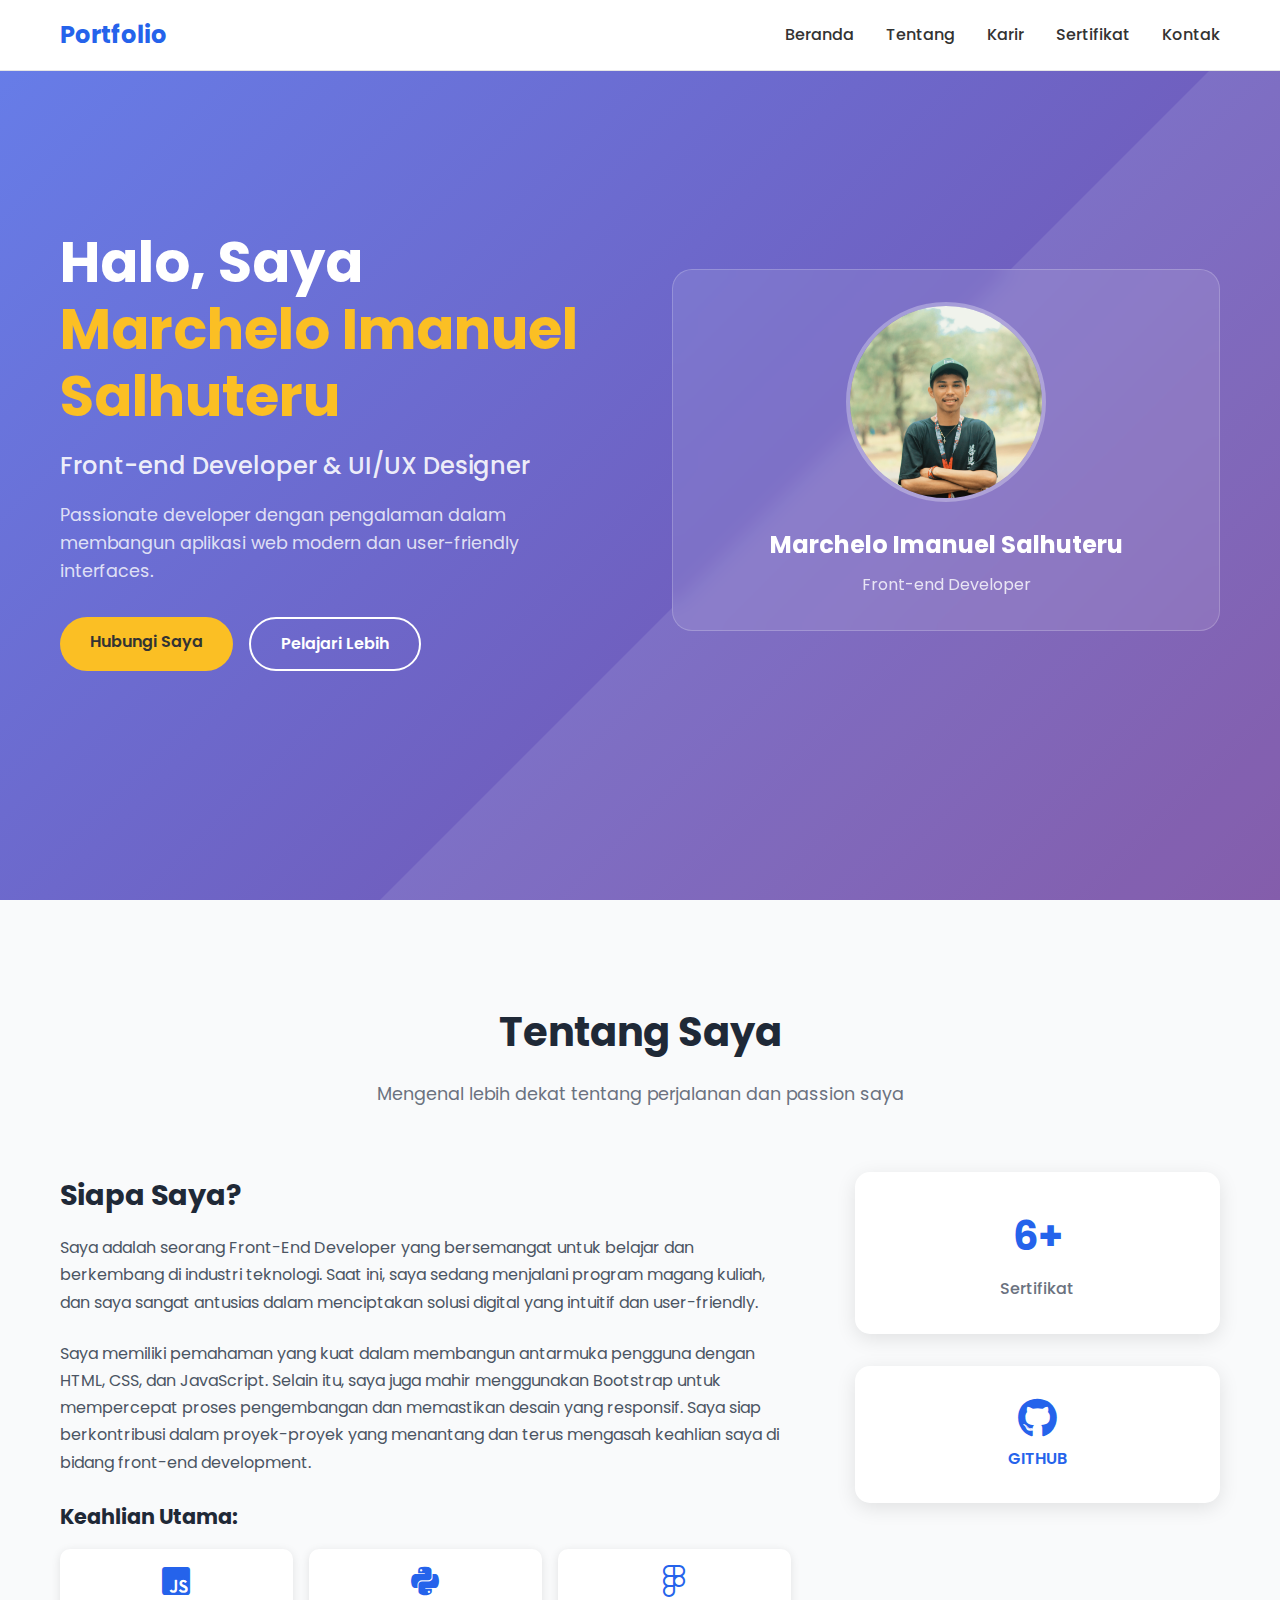
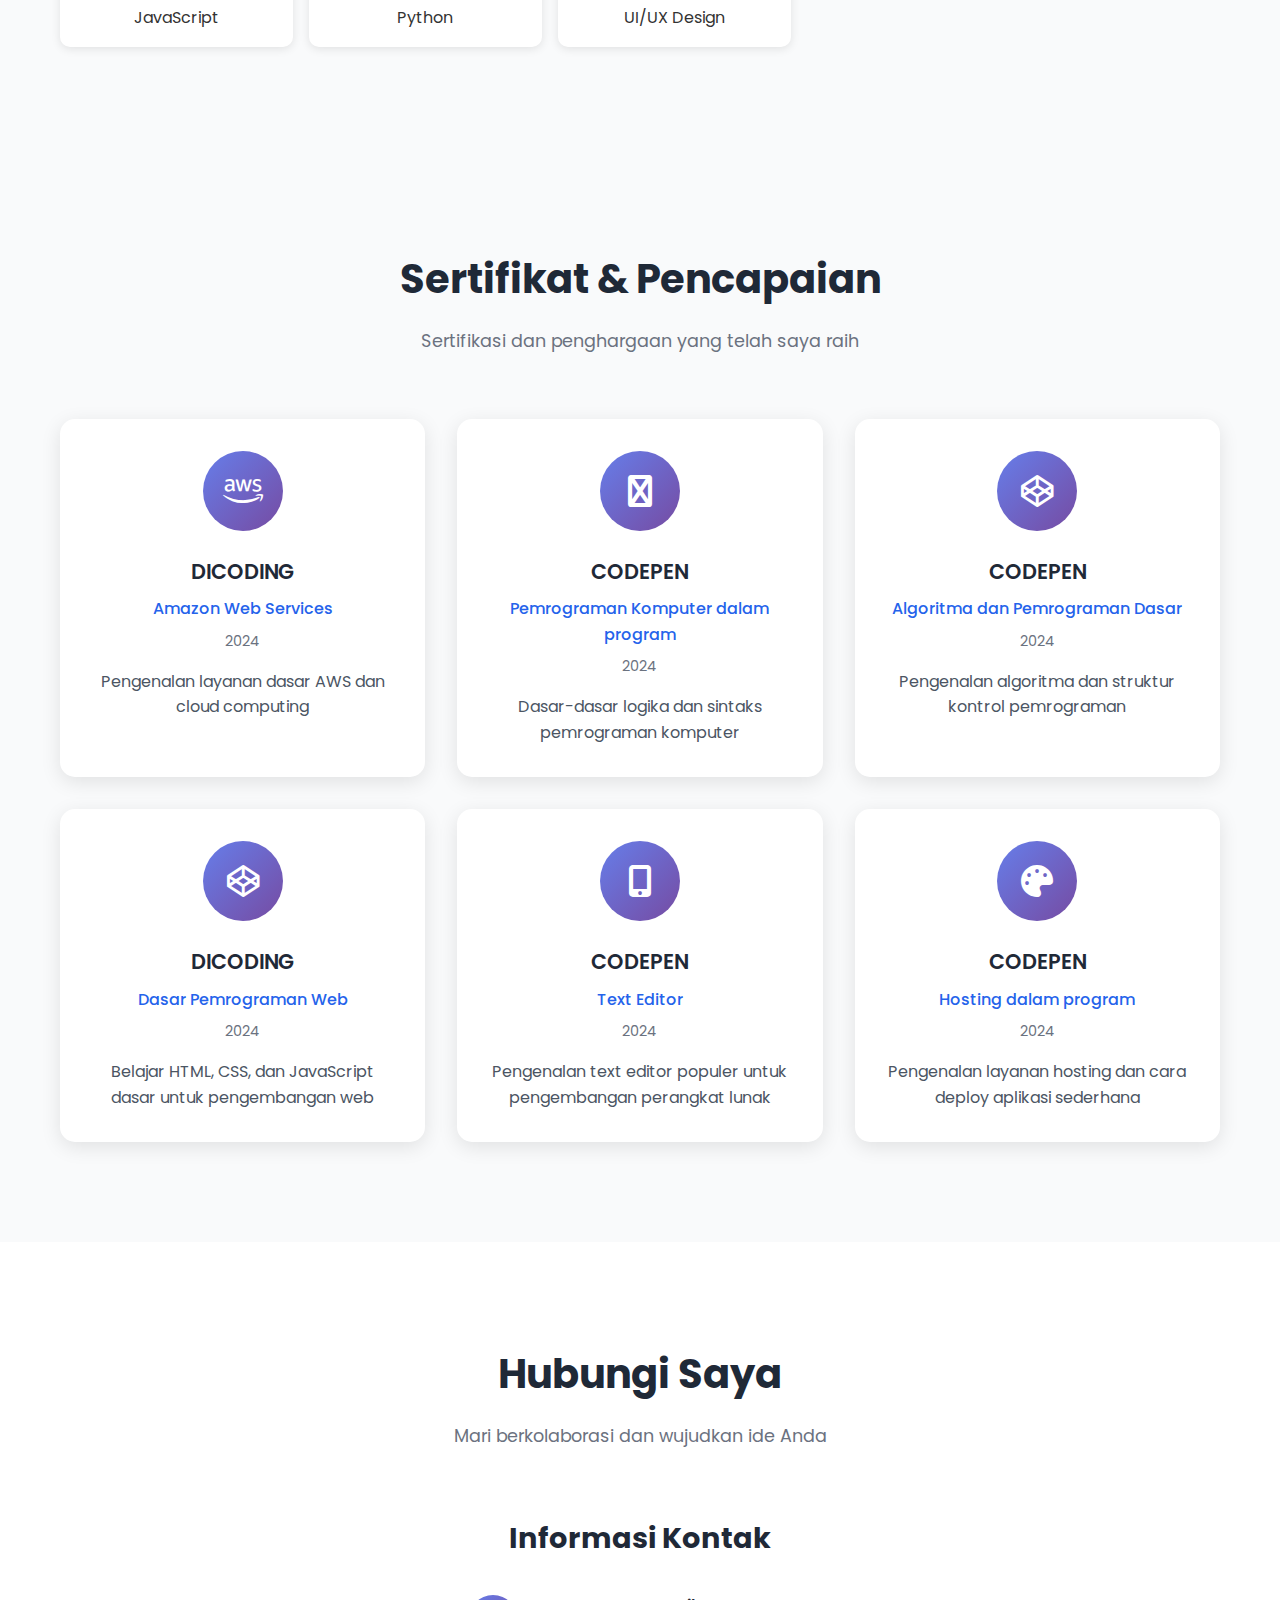
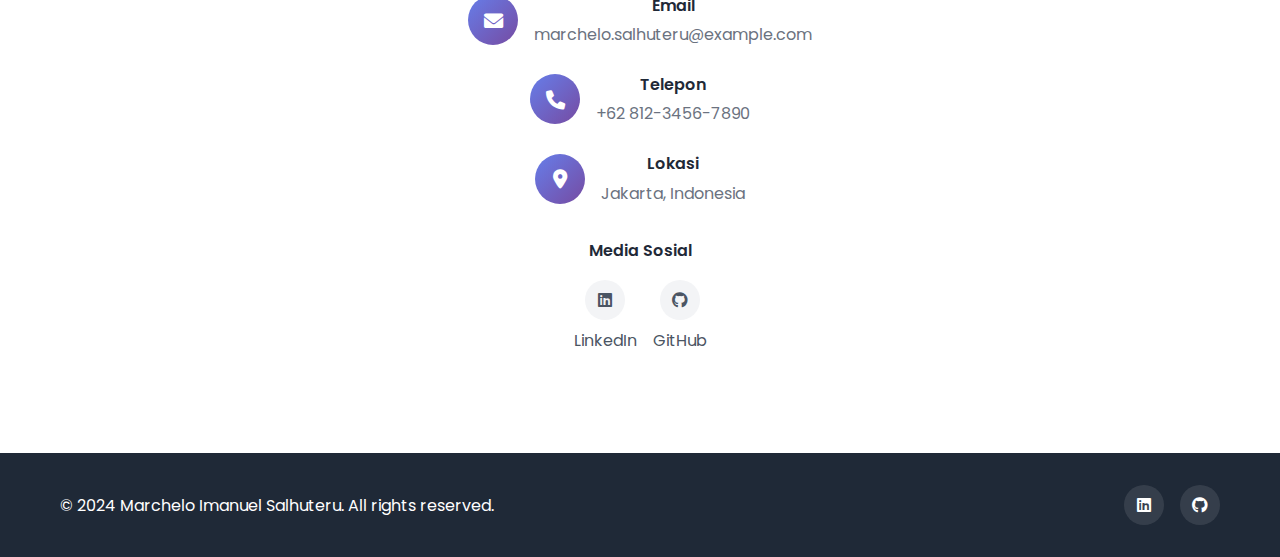
<file: index.html>
<!DOCTYPE html>
<html lang="id">
<head>
    <meta charset="UTF-8">
    <meta name="viewport" content="width=device-width, initial-scale=1.0">
    <title>Portfolio - Marchelo Imanuel Salhuteru</title>
    <link rel="stylesheet" href="styles.css">
    <link href="https://cdnjs.cloudflare.com/ajax/libs/font-awesome/6.0.0/css/all.min.css" rel="stylesheet">
    <link href="https://fonts.googleapis.com/css2?family=Poppins:wght@300;400;500;600;700&display=swap" rel="stylesheet">
</head>
<body>
    <nav class="navbar" id="navbar">
        <div class="nav-container">
            <div class="nav-logo">
                <a href="#home">Portfolio</a>
            </div>
            <div class="nav-menu" id="nav-menu">
                <a href="#home" class="nav-link">Beranda</a>
                <a href="#about" class="nav-link">Tentang</a>
                <a href="#career" class="nav-link">Karir</a>
                <a href="#certificates" class="nav-link">Sertifikat</a>
                <a href="#contact" class="nav-link">Kontak</a>
            </div>
            <div class="hamburger" id="hamburger">
                <span></span>
                <span></span>
                <span></span>
            </div>
        </div>
    </nav>

    <section id="home" class="hero">
        <div class="hero-container">
            <div class="hero-content">
                <div class="hero-text">
                    <h1 class="hero-title">
                        Halo, Saya <span class="highlight">Marchelo Imanuel Salhuteru</span>
                    </h1>
                    <p class="hero-subtitle">Front-end Developer & UI/UX Designer</p>
                    <p class="hero-description">
                        Passionate developer dengan pengalaman dalam membangun 
                        aplikasi web modern dan user-friendly interfaces.
                    </p>
                    <div class="hero-buttons">
                        <a href="#contact" class="btn btn-primary">Hubungi Saya</a>
                        <a href="#about" class="btn btn-secondary">Pelajari Lebih</a>
                    </div>
                </div>
                <div class="hero-image">
                    <div class="profile-card">
                        <img src="saya.jpg" alt="Profile Picture" class="profile-img">
                        <div class="profile-info">
                            <h3>Marchelo Imanuel Salhuteru</h3>
                            <p>Front-end Developer</p>
                        </div>
                    </div>
                </div>
            </div>
        </div>
    </section>

    <section id="about" class="about">
        <div class="container">
            <div class="section-header">
                <h2 class="section-title">Tentang Saya</h2>
                <p class="section-subtitle">Mengenal lebih dekat tentang perjalanan dan passion saya</p>
            </div>
            <div class="about-content">
                <div class="about-text">
                    <h3>Siapa Saya?</h3>
                    <p>
                        Saya adalah seorang Front-End Developer yang bersemangat untuk belajar 
                        dan berkembang di industri teknologi. Saat ini, 
                        saya sedang menjalani program magang kuliah, dan saya sangat antusias
                        dalam menciptakan solusi digital yang intuitif dan user-friendly.
                    </p>
                    <p>
                        Saya memiliki pemahaman yang kuat dalam membangun antarmuka pengguna 
                        dengan HTML, CSS, dan JavaScript. Selain itu, saya juga mahir menggunakan Bootstrap untuk 
                        mempercepat proses pengembangan dan memastikan desain yang responsif. Saya siap berkontribusi 
                        dalam proyek-proyek yang menantang dan terus mengasah keahlian saya di bidang front-end development.
                    </p>
                    <div class="skills">
                        <h4>Keahlian Utama:</h4>
                        <div class="skills-grid">
                            <div class="skill-item">
                                <i class="fab fa-js-square"></i>
                                <span>JavaScript</span>
                            </div>
                            <div class="skill-item">
                                <i class="fab fa-python"></i>
                                <span>Python</span>
                            </div>
                            <div class="skill-item">
                                <i class="fab fa-figma"></i>
                                <span>UI/UX Design</span>
                            </div>
                        </div>
                    </div>
                </div>
                <div class="about-stats">
                    <div class="stat-item">
                        <h3>6+</h3>
                        <p>Sertifikat</p>
                    </div>
                    <div class="stat-item">
    <i class="fab fa-github" style="font-size: 2.5rem; color: #2563eb; margin-bottom: 0.5rem;"></i>
    <p><a href="https://github.com/marchel04" target="_blank">GITHUB</a></p>
</div>

                </div>
            </div>
        </div>
    </section>


    <section id="certificates" class="certificates">
        <div class="container">
            <div class="section-header">
                <h2 class="section-title">Sertifikat & Pencapaian</h2>
                <p class="section-subtitle">Sertifikasi dan penghargaan yang telah saya raih</p>
            </div>
            <div class="certificates-grid">
                <div class="certificate-card">
                    <div class="certificate-icon">
                        <i class="fab fa-aws"></i>
                    </div>
                    <h3>DICODING</h3>
                    <p class="certificate-issuer">
                    <a href="https://www.dicoding.com/certificates/JMZV3RV43PN9" target="_blank">Amazon Web Services</a>
                    </p>
                    <p class="certificate-date">2024</p>
                    <p class="certificate-description">
                         Pengenalan layanan dasar AWS dan cloud computing
                    </p>
                </div>
                <div class="certificate-card">
                    <div class="certificate-icon">
                        <i class="fab fa-code"></i>
                    </div>
                    <h3> CODEPEN</h3>
                    <p class="certificate-issuer">
                    <a href="https://www.codepolitan.com/c/PQ7KMBW" target="_blank">Pemrograman Komputer dalam program </a>
                    </p>
                    <p class="certificate-date">2024</p>
                    <p class="certificate-description">
                        Dasar-dasar logika dan sintaks pemrograman komputer
                    </p>
                </div>
                <div class="certificate-card">
                    <div class="certificate-icon">
                    <i class="fab fa-codepen"></i>
                    </div>
                    <h3>CODEPEN</h3>
                    <p class="certificate-issuer">
                    <a href="https://www.codepolitan.com/c/JG1FSP4" target="_blank">Algoritma dan Pemrograman Dasar</a>
                    </p>
                    <p class="certificate-date">2024</p>
                    <p class="certificate-description">
                        Pengenalan algoritma dan struktur kontrol pemrograman
                    </p>
                </div>
                <div class="certificate-card">
                    <div class="certificate-icon">
                        <i class="fab fa-codepen"></i>
                    </div>
                    <h3>DICODING</h3>
                    <p class="certificate-issuer">
                    <a href="http://dicoding.com/certificates/4EXGQDWJDZRL" target="_blank">Dasar Pemrograman Web</a>
                    </p>
                    <p class="certificate-date">2024</p>
                    <p class="certificate-description">
                        Belajar HTML, CSS, dan JavaScript dasar untuk pengembangan web
                    </p>
                </div>
                <div class="certificate-card">
                    <div class="certificate-icon">
                        <i class="fas fa-mobile-alt"></i>
                    </div>
                    <h3>CODEPEN</h3>
                    <p class="certificate-issuer">
                    <a href="https://www.codepolitan.com/c/AYLHUJV" target="_blank">Text Editor</a>
                    </p>
                    <p class="certificate-date">2024</p>
                    <p class="certificate-description">
                        Pengenalan text editor populer untuk pengembangan perangkat lunak
                    </p>
                </div>
                <div class="certificate-card">
                    <div class="certificate-icon">
                        <i class="fas fa-palette"></i>
                    </div>
                    <h3>CODEPEN</h3>
                    <p class="certificate-issuer">
                    <a href="https://www.codepolitan.com/c/FJPDVZ9" target="_blank">Hosting dalam program</a>
                    </p>
                    <p class="certificate-date">2024</p>
                    <p class="certificate-description">
                    Pengenalan layanan hosting dan cara deploy aplikasi sederhana
                    </p>
                </div>
            </div>
        </div>
    </section>

    <section id="contact" class="contact">
        <div class="container">
            <div class="section-header">
                <h2 class="section-title">Hubungi Saya</h2>
                <p class="section-subtitle">Mari berkolaborasi dan wujudkan ide Anda</p>
            </div>
            <div class="contact-content">
                <div class="contact-info">
                    <h3>Informasi Kontak</h3>
                    <div class="contact-item">
                        <i class="fas fa-envelope"></i>
                        <div>
                            <h4>Email</h4>
                            <p>marchelo.salhuteru@example.com</p>
                        </div>
                    </div>
                    <div class="contact-item">
                        <i class="fas fa-phone"></i>
                        <div>
                            <h4>Telepon</h4>
                            <p>+62 812-3456-7890</p>
                        </div>
                    </div>
                    <div class="contact-item">
                        <i class="fas fa-map-marker-alt"></i>
                        <div>
                            <h4>Lokasi</h4>
                            <p>Jakarta, Indonesia</p>
                        </div>
                    </div>
                    <div class="social-media">
                        <h4>Media Sosial</h4>
                        <div class="social-links">
                        <a href="https://www.linkedin.com/in/marchel-salhuteru-003819295?utm_source=share&utm_campaign=share_via&utm_content=profile&utm_medium=android_app" class="social-link" target="_blank">
                            <i class="fab fa-linkedin"></i>
                            <span>LinkedIn</span>
                        </a>
                        <a href="https://github.com/marchel04" class="social-link" target="_blank">
                            <i class="fab fa-github"></i>
                            <span>GitHub</span>
                        </a>
                    </div>
                    </div>
                </div>
            </div>
        </div>
    </section>

    <footer class="footer">
        <div class="container">
            <div class="footer-content">
                <p>&copy; 2024 Marchelo Imanuel Salhuteru. All rights reserved.</p>
                <div class="footer-social">
                   <a href="https://www.linkedin.com/in/marchel-salhuteru-003819295?utm_source=share&utm_campaign=share_via&utm_content=profile&utm_medium=android_app" target="_blank">
                        <i class="fab fa-linkedin"></i>
                    </a>
                    <a href="https://github.com/marchel04https://github.com/marchel04" target="_blank">
                        <i class="fab fa-github"></i>
                    </a>
                </div>
            </div>
        </div>
    </footer>

    <button id="backToTop" class="back-to-top">
        <i class="fas fa-arrow-up"></i>
    </button>

    <script src="script.js"></script>
</body>
</html>
</file>
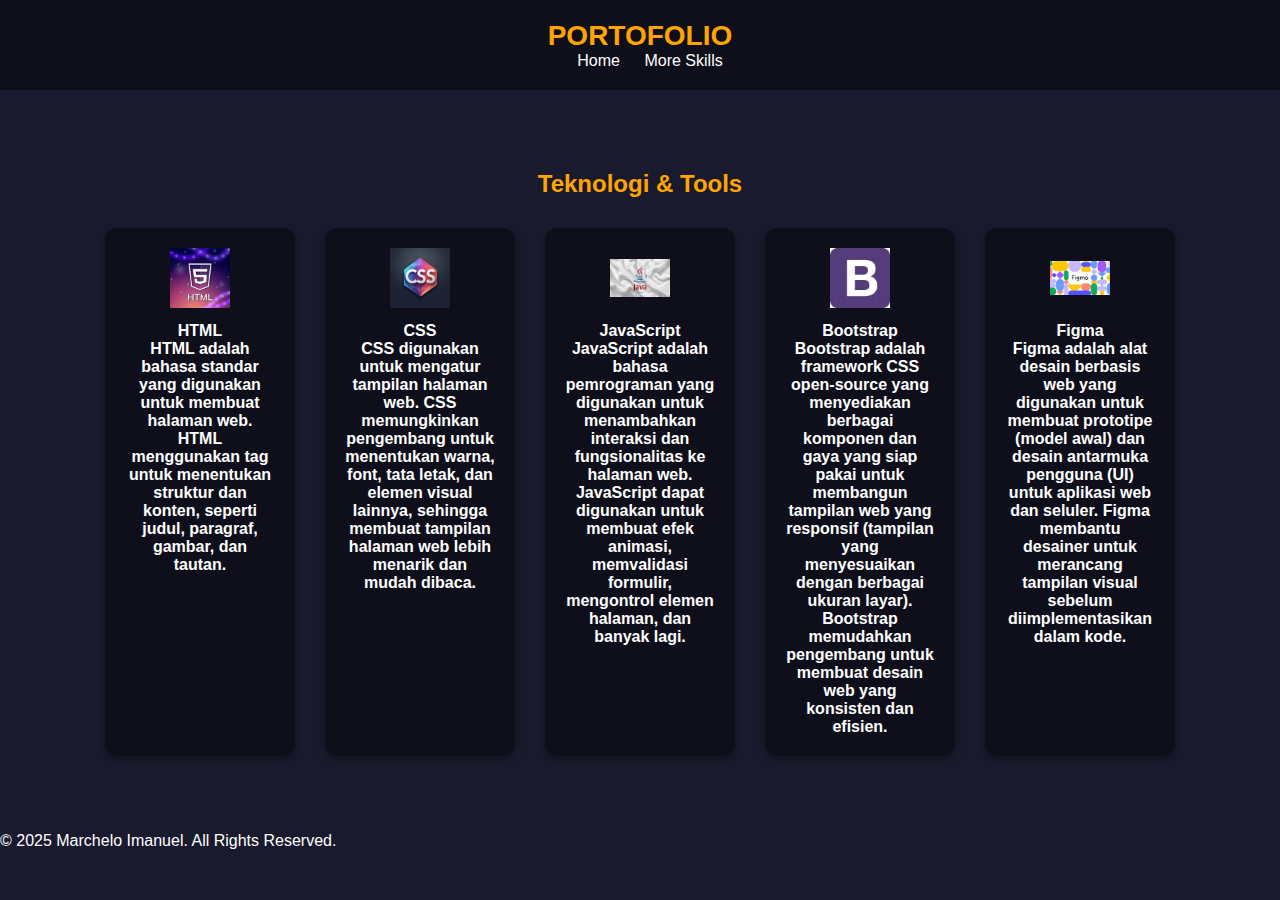
<file: skills.html>
<!DOCTYPE html>
<html lang="id">
<head>
  <meta charset="UTF-8" />
  <meta name="viewport" content="width=device-width, initial-scale=1.0" />
  <title>Skills | Marchelo Imanuel</title>
  <link rel="manifest" href="manifest.json" />
  <style>
    body {
      margin: 0;
      font-family: 'Poppins', sans-serif;
      background-color: #1a1a2e;
      color: #fff;
    }

    .nav a {
      color: #fff;
      margin-left: 20px;
      text-decoration: none;
      font-weight: 500;
    }

    .nav a:hover {
      color: #ffa500;
    }

    header {
      background-color: #0f0f1b;
      padding: 20px;
      text-align: center;
    }

    header h1 {
      margin: 0;
      font-size: 28px;
      color: #ffa500;
    }

    .skills-section {
      padding: 60px 20px;
      text-align: center;
    }

    .skills-section h2 {
      color: #ffa500;
      margin-bottom: 20px;
    }

    .skills-grid {
      display: flex;
      flex-wrap: wrap;
      justify-content: center;
      gap: 30px;
      margin-top: 30px;
    }

    .skill-card {
      background: #0f0f1b;
      padding: 20px;
      border-radius: 12px;
      width: 150px;
      box-shadow: 0 4px 10px rgba(0,0,0,0.3);
      transition: transform 0.3s;
    }

    .skill-card:hover {
      transform: scale(1.05);
    }

    .skill-card img {
      width: 60px;
      height: 60px;
      object-fit: contain;
      margin-bottom: 10px;
    }

    .skill-card p {
      margin: 0;
      font-weight: bold;
    }

   @media (max-width: 768px) {
       /* Ukuran font pada <h1> di header diperkecil agar pas di layar kecil */
  header h1 {
    font-size: 22px;
  }
  /* Padding di section skills dikurangi agar konten tidak terlalu melebar */
  .skills-section {
    padding: 40px 15px;
  }
  /* Jarak antar item grid skill dibuat lebih rapat */
  .skills-grid {
    gap: 20px;
  }
  /* Ukuran kartu skill diperkecil agar muat di layar kecil */
  .skill-card {
    width: 120px;
    padding: 15px;
  }
  /* Ukuran ikon skill diperkecil agar tetap proporsional */
  .skill-card img {
    width: 50px;
    height: 50px;
  }
  /* Ukuran teks nama skill sedikit diperkecil */
  .skill-card p {
    font-size: 0.9em;
  }
}

@media (max-width: 480px) {
    /* Ukuran heading di section skill diperkecil agar tetap proporsional */
  .skills-section h2 {
    font-size: 1.5em;
  }
  /* Kartu skill dibuat lebih kecil agar muat di layar kecil */
  .skill-card {
    width: 100px;
    padding: 12px;
  }
  /* Ikon di dalam kartu skill juga diperkecil */
  .skill-card img {
    width: 40px;
    height: 40px;
  }
  /* Ukuran teks nama skill diperkecil */
  .skill-card p {
    font-size: 0.85em;
  }
  /* Tampilan footer dioptimalkan untuk mobile: tengah, spasi, dan ukuran teks */
  .footer {
      text-align: center;
      padding: 20px;
      background: #000; /* Warna latar belakang hitam */
      font-size: 0.9em; /* Ukuran teks sedikit diperkecil */
      color: #ccc; /* Warna teks abu-abu terang */
    }
}

  </style>
</head>
<body>
  <header class="nav">
    <div class="container">
      <h1>PORTOFOLIO</h1>
      <nav>
        <a href="index.html">Home</a>
        <a href="skills.html">More Skills</a>
      </nav>
    </div>
  </header>

  <section class="skills-section">
    <h2>Teknologi & Tools</h2>
    <div class="skills-grid">
      <div class="skill-card">
        <img src="images/html.jpg" alt="HTML" />
        <p>HTML</p>
        <p>HTML adalah bahasa standar yang digunakan untuk membuat halaman web. 
          HTML menggunakan tag untuk menentukan 
          struktur dan konten, seperti judul, paragraf, gambar, dan tautan. </p>
      </div>
      <div class="skill-card">
        <img src="images/css.jpg" alt="CSS" />
        <p>CSS</p>
        <p>CSS digunakan untuk mengatur tampilan halaman web.
          CSS memungkinkan pengembang untuk menentukan warna, 
          font, tata letak, dan elemen visual lainnya, sehingga membuat tampilan halaman web lebih menarik dan mudah dibaca. 
        </p>
      </div>
      <div class="skill-card">
        <img src="images/java.jpg" alt="JavaScript" />
        <p>JavaScript</p>
        <p>JavaScript adalah bahasa pemrograman yang digunakan untuk menambahkan interaksi dan fungsionalitas ke halaman web. JavaScript dapat digunakan untuk membuat efek 
          animasi, memvalidasi formulir, mengontrol elemen halaman, dan banyak lagi. </p>
      </div>
      <div class="skill-card">
        <img src="images/bootstrap.jpg" alt="Bootstrap" />
        <p>Bootstrap</p>
        <p>Bootstrap adalah framework CSS open-source yang menyediakan berbagai komponen dan gaya yang siap pakai untuk membangun tampilan web yang 
          responsif (tampilan yang menyesuaikan dengan berbagai ukuran layar). 
          Bootstrap memudahkan pengembang untuk membuat desain web yang konsisten dan efisien. </p>
      </div>
      <div class="skill-card">
        <img src="images/figma.jpg" alt="Figma" />
        <p>Figma</p>
        <p>Figma adalah alat desain berbasis web yang digunakan untuk 
          membuat prototipe (model awal) dan desain antarmuka pengguna (UI) 
          untuk aplikasi web dan seluler. Figma membantu desainer 
          untuk merancang tampilan visual sebelum diimplementasikan dalam kode. </p>
      </div>
    </div>
  </section>

  <footer>
    <p>&copy; 2025 Marchelo Imanuel. All Rights Reserved.</p>
  </footer>
</body>
</html>
</file>
<file: styles.css>
/* Reset and Base Styles */
* {
    margin: 0;
    padding: 0;
    box-sizing: border-box;
}

html {
    scroll-behavior: smooth;
}

body {
    font-family: 'Poppins', sans-serif;
    line-height: 1.6;
    color: #333;
    overflow-x: hidden;
}

.container {
    max-width: 1200px;
    margin: 0 auto;
    padding: 0 20px;
}

/* Navigation */
.navbar {
    position: fixed;
    top: 0;
    width: 100%;
    background: #ffffff;
    backdrop-filter: blur(10px);
    z-index: 1000;
    transition: all 0.3s ease;
    border-bottom: 1px solid rgba(0, 0, 0, 0.1);
}

.navbar.scrolled {
    background: rgba(255, 255, 255, 0.98);
    box-shadow: 0 2px 20px rgba(0, 0, 0, 0.1);
}

.nav-container {
    max-width: 1200px;
    margin: 0 auto;
    padding: 0 20px;
    display: flex;
    justify-content: space-between;
    align-items: center;
    height: 70px;
}

.nav-logo a {
    font-size: 1.5rem;
    font-weight: 700;
    color: #2563eb;
    text-decoration: none;
}

.nav-menu {
    display: flex;
    gap: 2rem;
}

.nav-link {
    text-decoration: none;
    color: #333;
    font-weight: 500;
    transition: color 0.3s ease;
    position: relative;
}

.nav-link:hover {
    color: #2563eb;
}

.nav-link::after {
    content: '';
    position: absolute;
    width: 0;
    height: 2px;
    bottom: -5px;
    left: 0;
    background-color: #2563eb;
    transition: width 0.3s ease;
}

.nav-link:hover::after {
    width: 100%;
}

.hamburger {
    display: none;
    flex-direction: column;
    cursor: pointer;
}

.hamburger span {
    width: 25px;
    height: 3px;
    background: #333;
    margin: 3px 0;
    transition: 0.3s;
}

/* Hero Section */
.hero {
    min-height: 100vh;
    display: flex;
    align-items: center;
    background: linear-gradient(135deg, #667eea 0%, #764ba2 100%);
    color: white;
    position: relative;
    overflow: hidden;
}

.hero::before {
    content: '';
    position: absolute;
    top: 0;
    left: 0;
    right: 0;
    bottom: 0;
    background: url('data:image/svg+xml,<svg xmlns="http://www.w3.org/2000/svg" viewBox="0 0 1000 1000"><polygon fill="rgba(255,255,255,0.1)" points="0,1000 1000,0 1000,1000"/></svg>');
    background-size: cover;
}

.hero-container {
    max-width: 1200px;
    margin: 0 auto;
    padding: 0 20px;
    position: relative;
    z-index: 1;
}

.hero-content {
    display: grid;
    grid-template-columns: 1fr 1fr;
    gap: 4rem;
    align-items: center;
}

.hero-title {
    font-size: 3.5rem;
    font-weight: 700;
    margin-bottom: 1rem;
    line-height: 1.2;
}

.highlight {
    color: #fbbf24;
}

.hero-subtitle {
    font-size: 1.5rem;
    font-weight: 500;
    margin-bottom: 1rem;
    color: rgba(255, 255, 255, 0.9);
}

.hero-description {
    font-size: 1.1rem;
    margin-bottom: 2rem;
    color: rgba(255, 255, 255, 0.8);
    line-height: 1.6;
}

.hero-buttons {
    display: flex;
    gap: 1rem;
}

.btn {
    padding: 12px 30px;
    border-radius: 50px;
    text-decoration: none;
    font-weight: 600;
    transition: all 0.3s ease;
    display: inline-block;
    border: none;
    cursor: pointer;
}

.btn-primary {
    background: #fbbf24;
    color: #333;
}

.btn-primary:hover {
    background: #f59e0b;
    transform: translateY(-2px);
}

.btn-secondary {
    background: transparent;
    color: white;
    border: 2px solid white;
}

.btn-secondary:hover {
    background: white;
    color: #333;
}

.profile-card {
    background: rgba(255, 255, 255, 0.1);
    backdrop-filter: blur(10px);
    border-radius: 20px;
    padding: 2rem;
    text-align: center;
    border: 1px solid rgba(255, 255, 255, 0.2);
}

.profile-img {
    width: 200px;
    height: 200px;
    border-radius: 50%;
    object-fit: cover;
    margin-bottom: 1rem;
    border: 4px solid rgba(255, 255, 255, 0.3);
}

.profile-info h3 {
    font-size: 1.5rem;
    margin-bottom: 0.5rem;
}

.profile-info p {
    color: rgba(255, 255, 255, 0.8);
}

/* Section Styles */
section {
    padding: 100px 0;
}

.section-header {
    text-align: center;
    margin-bottom: 4rem;
}

.section-title {
    font-size: 2.5rem;
    font-weight: 700;
    margin-bottom: 1rem;
    color: #1f2937;
}

.section-subtitle {
    font-size: 1.1rem;
    color: #6b7280;
    max-width: 600px;
    margin: 0 auto;
}

/* About Section */
.about {
    background: #f9fafb;
}

.about-content {
    display: grid;
    grid-template-columns: 2fr 1fr;
    gap: 4rem;
    align-items: start;
}

.about-text h3 {
    font-size: 1.8rem;
    margin-bottom: 1rem;
    color: #1f2937;
}

.about-text p {
    margin-bottom: 1.5rem;
    color: #4b5563;
    line-height: 1.7;
}

.skills h4 {
    font-size: 1.3rem;
    margin-bottom: 1rem;
    color: #1f2937;
}

.skills-grid {
    display: grid;
    grid-template-columns: repeat(auto-fit, minmax(120px, 1fr));
    gap: 1rem;
}

.skill-item {
    display: flex;
    flex-direction: column;
    align-items: center;
    padding: 1rem;
    background: white;
    border-radius: 10px;
    box-shadow: 0 2px 10px rgba(0, 0, 0, 0.1);
    transition: transform 0.3s ease;
}

.skill-item:hover {
    transform: translateY(-5px);
}

.skill-item i {
    font-size: 2rem;
    color: #2563eb;
    margin-bottom: 0.5rem;
}

.about-stats {
    display: grid;
    grid-template-columns: 1fr;
    gap: 2rem;
}

.stat-item {
    text-align: center;
    padding: 2rem;
    background: white;
    border-radius: 15px;
    box-shadow: 0 5px 20px rgba(0, 0, 0, 0.1);
}

.stat-item h3 {
    font-size: 2.5rem;
    font-weight: 700;
    color: #2563eb;
    margin-bottom: 0.5rem;
}

.stat-item p {
    color: #6b7280;
    font-weight: 500;
}
.stat-item a {
    text-decoration: none;
    color: #2563eb;
    font-weight: 600;
    transition: color 0.3s;
}

.stat-item a:hover {
    color: #1d4ed8;
}


/* Certificates Section */

.certificates {
    background: #f9fafb;
}

.certificates-grid {
    display: grid;
    grid-template-columns: repeat(auto-fit, minmax(300px, 1fr));
    gap: 2rem;
}

.certificate-card {
    background: white;
    padding: 2rem;
    border-radius: 15px;
    box-shadow: 0 5px 20px rgba(0, 0, 0, 0.1);
    text-align: center;
    transition: transform 0.3s ease;
}
.certificate-issuer a {
    color: #2563eb;
    font-weight: 500;
    text-decoration: none;
    transition: color 0.3s ease;
}

.certificate-issuer a:hover {
    color: #1d4ed8;
    text-decoration: underline;
}

.certificate-card:hover {
    transform: translateY(-10px);
}

.certificate-icon {
    width: 80px;
    height: 80px;
    background: linear-gradient(135deg, #667eea 0%, #764ba2 100%);
    border-radius: 50%;
    display: flex;
    align-items: center;
    justify-content: center;
    margin: 0 auto 1.5rem;
}

.certificate-icon i {
    font-size: 2rem;
    color: white;
}

.certificate-card h3 {
    font-size: 1.3rem;
    font-weight: 600;
    margin-bottom: 0.5rem;
    color: #1f2937;
}

.certificate-issuer {
    color: #2563eb;
    font-weight: 500;
    margin-bottom: 0.5rem;
}

.certificate-date {
    color: #6b7280;
    font-size: 0.9rem;
    margin-bottom: 1rem;
}

.certificate-description {
    color: #4b5563;
    line-height: 1.6;
}

/* Contact Section */
.contact {
    background: white;
}

.contact-content {
    /* Removed grid-template-columns: 1fr 1fr; to simplify layout */
    display: flex; /* Using flexbox for simpler vertical stacking */
    flex-direction: column; /* Stack items vertically */
    align-items: center; /* Center items horizontally */
    gap: 2rem; /* Adjusted gap for simpler layout */
    max-width: 600px; /* Constrain width for better readability */
    margin: 0 auto; /* Center the contact block */
    text-align: center; /* Center text within the block */
}

.contact-info h3 {
    font-size: 1.8rem;
    margin-bottom: 2rem;
    color: #1f2937;
}

.contact-item {
    display: flex;
    align-items: center;
    justify-content: center; /* Center items in contact-item */
    margin-bottom: 1.5rem; /* Adjusted margin */
    flex-wrap: wrap; /* Allow wrapping on small screens */
}

.contact-item i {
    width: 50px;
    height: 50px;
    background: linear-gradient(135deg, #667eea 0%, #764ba2 100%);
    border-radius: 50%;
    display: flex;
    align-items: center;
    justify-content: center;
    color: white;
    margin-right: 1rem;
    font-size: 1.2rem;
    flex-shrink: 0; /* Prevent icon from shrinking */
}

.contact-item h4 {
    font-weight: 600;
    margin-bottom: 0.25rem;
    color: #1f2937;
}

.contact-item p {
    color: #6b7280;
}

.social-media {
    margin-top: 2rem;
}

.social-media h4 {
    font-weight: 600;
    margin-bottom: 1rem;
    color: #1f2937;
}

.social-links {
    display: flex;
    flex-direction: row; /* Changed to row for horizontal display */
    justify-content: center; /* Center social links */
    gap: 1rem;
}

.social-link {
    display: flex;
    flex-direction: column; /* Stack icon and text */
    align-items: center;
    text-decoration: none;
    color: #4b5563;
    transition: color 0.3s ease;
}

.social-link:hover {
    color: #2563eb;
}

.social-link i {
    width: 40px;
    height: 40px;
    background: #f3f4f6;
    border-radius: 50%;
    display: flex;
    align-items: center;
    justify-content: center;
    margin-bottom: 0.5rem; /* Add space between icon and text */
    margin-right: 0; /* Remove right margin for column layout */
    transition: all 0.3s ease;
}

.social-link:hover i {
    background: #2563eb;
    color: white;
}

/* Footer */
.footer {
    background: #1f2937;
    color: white;
    padding: 2rem 0;
}

.footer-content {
    display: flex;
    justify-content: space-between;
    align-items: center;
}

.footer-social {
    display: flex;
    gap: 1rem;
}

.footer-social a {
    width: 40px;
    height: 40px;
    background: rgba(255, 255, 255, 0.1);
    border-radius: 50%;
    display: flex;
    align-items: center;
    justify-content: center;
    color: white;
    text-decoration: none;
    transition: all 0.3s ease;
}

.footer-social a:hover {
    background: #2563eb;
    transform: translateY(-2px);
}

/* Back to Top Button */
.back-to-top {
    position: fixed;
    bottom: 30px;
    right: 30px;
    width: 50px;
    height: 50px;
    background: #2563eb;
    color: white;
    border: none;
    border-radius: 50%;
    cursor: pointer;
    display: none;
    align-items: center;
    justify-content: center;
    transition: all 0.3s ease;
    z-index: 1000;
}

.back-to-top:hover {
    background: #1d4ed8;
    transform: translateY(-2px);
}

.back-to-top.show {
    display: flex;
}

/* Responsive Design */
@media (max-width: 768px) {
    .hamburger {
        display: flex;
    }
    
    .nav-menu {
        position: fixed;
        left: -100%;
        top: 70px;
        flex-direction: column;
        background-color: white;
        width: 100%;
        text-align: center;
        transition: 0.3s;
        box-shadow: 0 10px 27px rgba(0, 0, 0, 0.05);
        padding: 2rem 0;
    }
    
    .nav-menu.active {
        left: 0;
    }
    
    .hero-content {
        grid-template-columns: 1fr;
        text-align: center;
        gap: 2rem;
    }
    
    .hero-title {
        font-size: 2.5rem;
    }
    
    .hero-buttons {
        justify-content: center;
        flex-wrap: wrap;
    }
    
    .about-content {
        grid-template-columns: 1fr;
        gap: 2rem;
    }
    
    .about-stats {
        grid-template-columns: repeat(2, 1fr);
    }
    
    /* Simplified career section responsive */
    .career-list {
        padding: 0 1rem; /* Add some padding on smaller screens */
    }

    .career-item {
        margin-bottom: 1.5rem; /* Adjust spacing */
    }

    /* Simplified contact section responsive */
    .contact-content {
        gap: 1.5rem; /* Adjust gap for smaller screens */
    }
    
    .contact-item {
        flex-direction: column; /* Stack icon and text vertically */
        text-align: center;
    }

    .contact-item i {
        margin-right: 0; /* Remove horizontal margin */
        margin-bottom: 0.5rem; /* Add vertical margin */
    }
    
    .certificates-grid {
        grid-template-columns: 1fr;
    }
    
    .footer-content {
        flex-direction: column;
        gap: 1rem;
        text-align: center;
    }
    
    .section-title {
        font-size: 2rem;
    }
    
    .skills-grid {
        grid-template-columns: repeat(2, 1fr);
    }
}

@media (max-width: 480px) {
    .container {
        padding: 0 15px;
    }
    
    .hero-title {
        font-size: 2rem;
    }
    
    .hero-subtitle {
        font-size: 1.2rem;
    }
    
    .btn {
        padding: 10px 20px;
        font-size: 0.9rem;
    }
    
    .profile-img {
        width: 150px;
        height: 150px;
    }
    
    .about-stats {
        grid-template-columns: 1fr;
    }
    
    .career-item {
        padding: 1.5rem;
    }
    
    .certificate-card {
        padding: 1.5rem;
    }
    
    .skills-grid {
        grid-template-columns: 1fr;
    }

    .social-link span { /* Hide text for very small screens if desired */
        display: none;
    }
    .social-link i { /* Adjust icon size if text is hidden */
        margin-bottom: 0;
    }
}

/* Animation Classes */
.fade-in {
    opacity: 0;
    transform: translateY(30px);
    transition: all 0.6s ease;
}

.fade-in.visible {
    opacity: 1;
    transform: translateY(0);
}

.slide-in-left {
    opacity: 0;
    transform: translateX(-50px);
    transition: all 0.6s ease;
}

.slide-in-left.visible {
    opacity: 1;
    transform: translateX(0);
}

.slide-in-right {
    opacity: 0;
    transform: translateX(50px);
    transition: all 0.6s ease;
}

.slide-in-right.visible {
    opacity: 1;
    transform: translateX(0);
}
</file>
